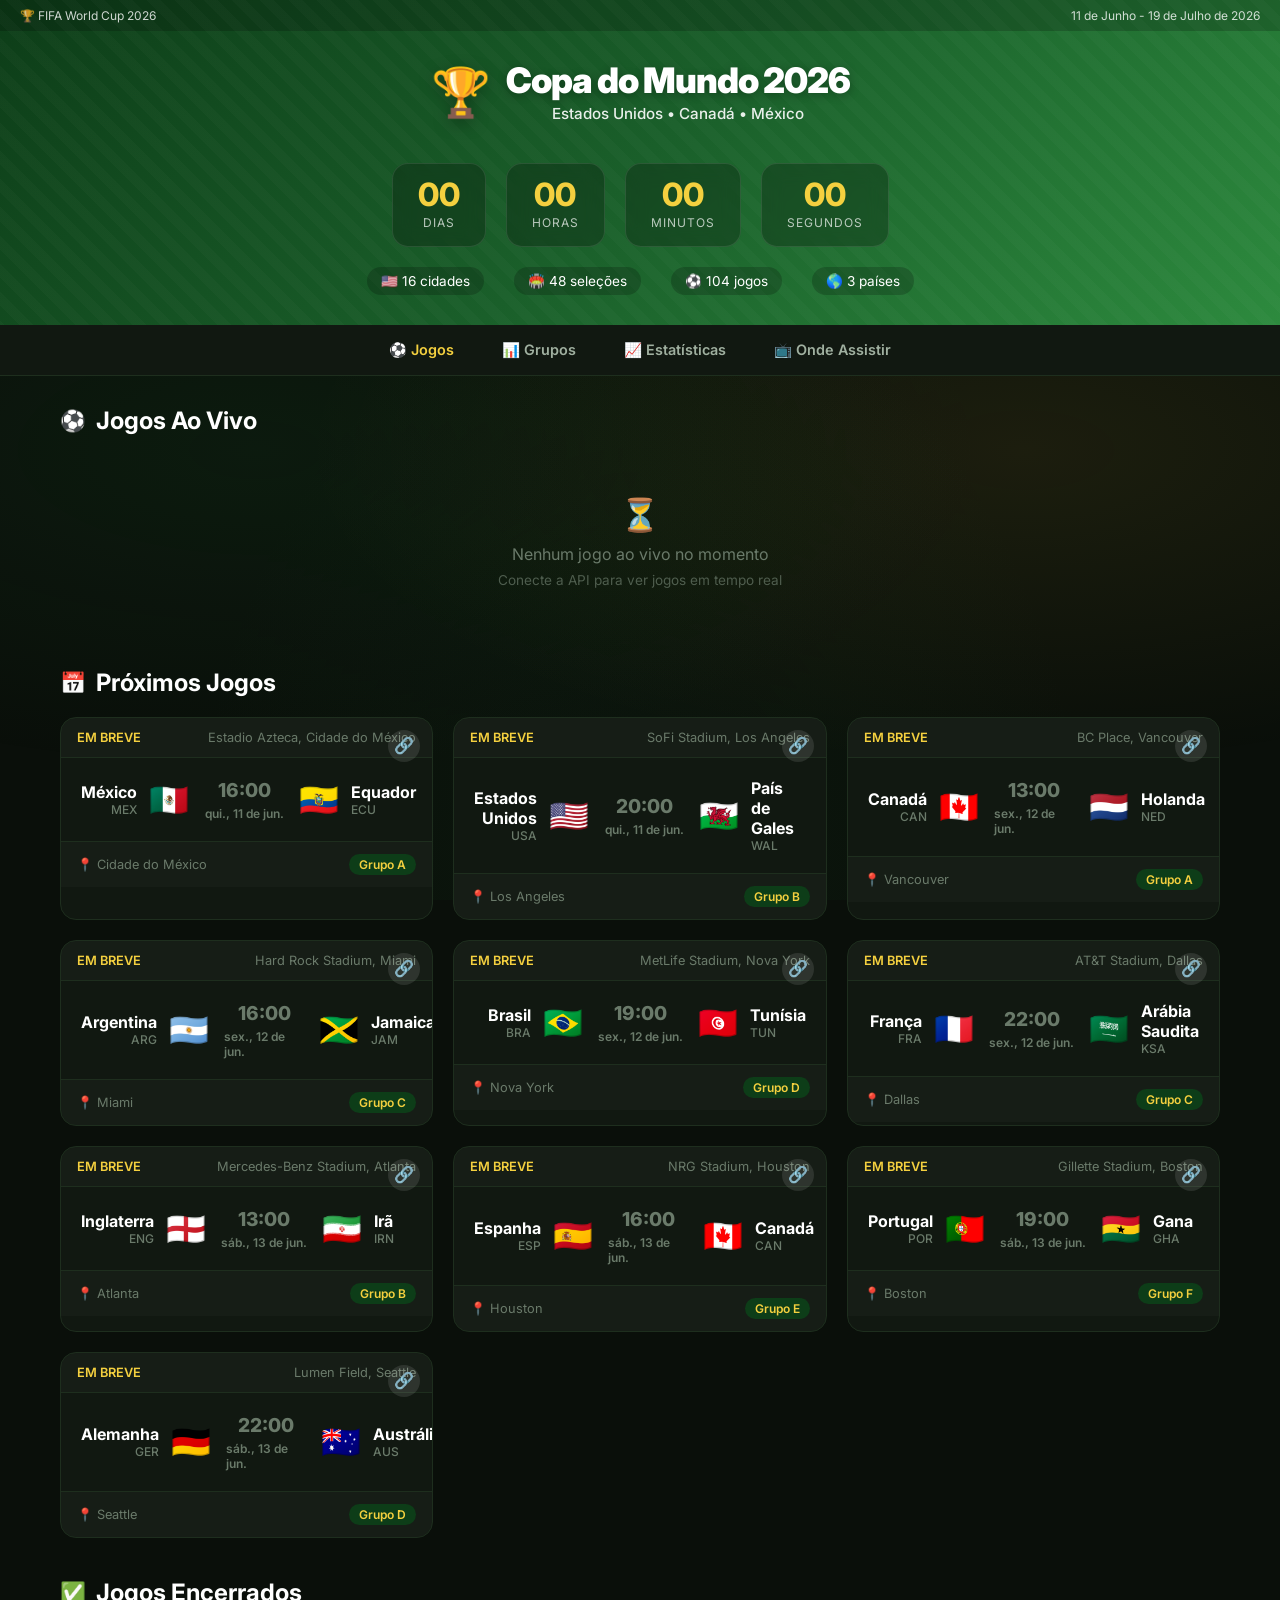
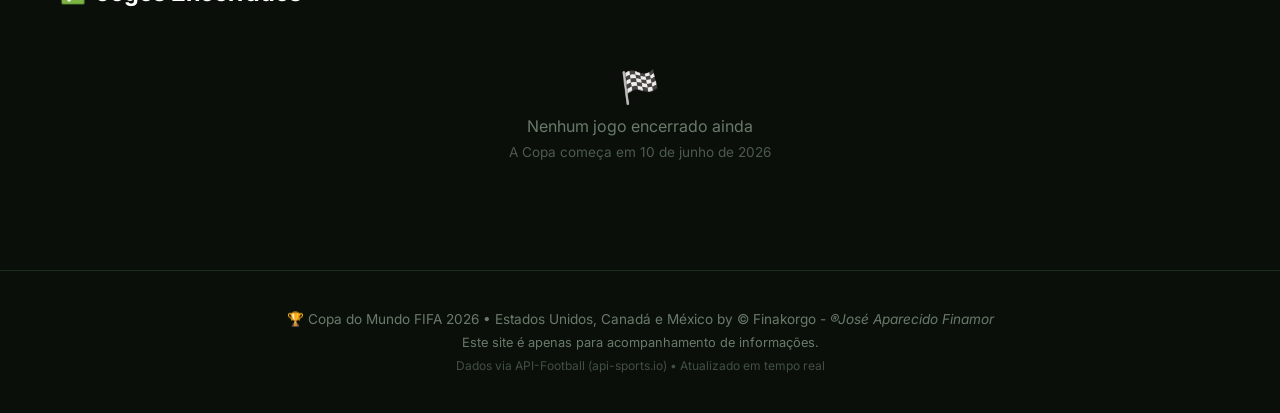
<file: index.html>
<!DOCTYPE html>
<html lang="pt-BR">
<head>
    <meta charset="UTF-8">
    <meta name="viewport" content="width=device-width, initial-scale=1.0">
    <title>🏆Copa do Mundo 2026 - Acompanhamento Ao Vivo</title>
    <meta name="description" content="Acompanhe a Copa do Mundo 2026 em tempo real. Placares, classificação, estatísticas e onde assistir.">
    <meta property="og:title" content="Copa do Mundo 2026 - Acompanhamento Ao Vivo">
    <meta property="og:description" content="Placares ao vivo, classificação e estatísticas da Copa 2026">
    <meta property="og:type" content="website">
    <link href="https://fonts.googleapis.com/css2?family=Inter:wght@300;400;500;600;700;800;900&display=swap" rel="stylesheet">
    <link href="css/custom.css" rel="stylesheet">
    <script type="application/ld+json">
   {
     "@context": "https://schema.org",
     "@type": "WebPage",
     "author": {
     "@type": "Person",
     "name": "José Aparecido Finamor"
    },
      "copyrightHolder": {
      "@type": "Finakorgo Co",
      "name": "copa"
    }
    }
    </script> 
    
<base target="_blank">
</head>
<body>
    <div class="bg-pattern"></div>
    <header>
        <div class="header-top">
            <span>🏆 FIFA World Cup 2026</span>
            <span>11 de Junho - 19 de Julho de 2026</span>
        </div>
        <div class="header-main">
            <div class="logo-section">
                <div class="world-cup-badge">
                    <span class="trophy-icon">🏆</span>
                    <div class="title-group">
                        <h1>Copa do Mundo 2026</h1>
                        <div class="subtitle">Estados Unidos • Canadá • México</div>
                    </div>
                </div>
            </div>
            <div class="countdown-section" id="countdown">
                <div class="countdown-item"><span class="number" id="days">10</span><span class="label">Dias</span></div>
                <div class="countdown-item"><span class="number" id="hours">00</span><span class="label">Horas</span></div>
                <div class="countdown-item"><span class="number" id="minutes">00</span><span class="label">Minutos</span></div>
                <div class="countdown-item"><span class="number" id="seconds">00</span><span class="label">Segundos</span></div>
            </div>
            <div class="host-info">
                <span>🇺🇸 16 cidades</span><span>🏟️ 48 seleções</span><span>⚽ 104 jogos</span><span>🌎 3 países</span>
            </div>
        </div>
    </header>
    <nav class="nav-tabs">
        <button class="nav-tab active" onclick="showTab('jogos')">⚽ Jogos</button>
        <button class="nav-tab" onclick="showTab('grupos')">📊 Grupos</button>
        <button class="nav-tab" onclick="showTab('estatisticas')">📈 Estatísticas</button>
        <button class="nav-tab" onclick="showTab('onde-assistir')">📺 Onde Assistir</button>
    </nav>

    <main>
        <div id="jogos" class="tab-content active">
            <h2 class="section-title"><span class="icon">⚽</span> Jogos Ao Vivo</h2>
            <div class="matches-grid" id="matches-live">
                <p>📺 Para assistir aos jogos da Copa do Mundo FIFA 2026 ao vivo, faça gratuitamente seu cadastro na plataforma DAZN.
                   Após criar sua conta, você poderá acessar as transmissões disponibilizadas para sua região. </p>
                <a href="https://www.dazn.com" class="btn-dazn-live">
                🚀 Acessar DAZN
                </a>
            </div>
            <h2 class="section-title"><span class="icon">📅</span> Próximos Jogos</h2>
            <div class="matches-grid" id="matches-upcoming"></div>
            <h2 class="section-title"><span class="icon">✅</span> Jogos Encerrados</h2>
            <div class="matches-grid" id="matches-finished"></div>
        </div>
        <div id="grupos" class="tab-content">
            <h2 class="section-title"><span class="icon">📊</span> Classificação dos Grupos</h2>
            <div class="groups-grid" id="groups-container"></div>
        </div>
        <div id="estatisticas" class="tab-content">
            <h2 class="section-title"><span class="icon">📈</span> Estatísticas da Copa</h2>
            <div class="stats-grid" id="stats-container"></div>
        </div>
        <div id="onde-assistir" class="tab-content">
            <div class="broadcast-section">
                <div class="broadcast-title">📺 Onde Assistir a Copa 2026</div>
                <div class="broadcast-subtitle">Transmissões oficiais e licenciadas da FIFA World Cup 2026</div>
                <div class="broadcast-channels">
                    <div class="channel-badge"><span style="font-size:1.5rem">🇧🇷</span><div><div style="font-weight:700">Brasil</div><div style="font-size:0.8rem;opacity:0.7">Globo, Cazé TV, Sportv</div></div></div>
                    <div class="channel-badge"><span style="font-size:1.5rem">🇺🇸</span><div><div style="font-weight:700">Estados Unidos</div><div style="font-size:0.8rem;opacity:0.7">Fox Sports, Telemundo</div></div></div>
                    <div class="channel-badge"><span style="font-size:1.5rem">🇬🇧</span><div><div style="font-weight:700">Reino Unido</div><div style="font-size:0.8rem;opacity:0.7">BBC, ITV</div></div></div>
                    <div class="channel-badge"><span style="font-size:1.5rem">🇪🇸</span><div><div style="font-weight:700">Espanha</div><div style="font-size:0.8rem;opacity:0.7">RTVE, Mediapro</div></div></div>
                    <div class="channel-badge"><span style="font-size:1.5rem">🇩🇪</span><div><div style="font-weight:700">Alemanha</div><div style="font-size:0.8rem;opacity:0.7">ARD, ZDF, RTL</div></div></div>
                    <div class="channel-badge"><span style="font-size:1.5rem">🇫🇷</span><div><div style="font-weight:700">França</div><div style="font-size:0.8rem;opacity:0.7">TF1, beIN Sports</div></div></div>
                    <div class="channel-badge"><span style="font-size:1.5rem">🇦🇷</span><div><div style="font-weight:700">Argentina</div><div style="font-size:0.8rem;opacity:0.7">TyC Sports, TV Pública</div></div></div>
                    <div class="channel-badge"><span style="font-size:1.5rem">🇲🇽</span><div><div style="font-weight:700">México</div><div style="font-size:0.8rem;opacity:0.7">Televisa, TV Azteca</div></div></div>
                </div>
            </div>
            <div style="background: var(--bg-card); border: 1px solid var(--border); border-radius: 16px; padding: 24px; margin-bottom: 20px;">
                <h3 style="margin-bottom: 15px; color: var(--accent);">ℹ️ Informações Importantes</h3>
                <ul style="list-style: none; padding: 0; line-height: 2;">
                    <li>✅ <strong>Transmissões oficiais</strong> possuem os direitos exclusivos da FIFA</li>
                    <li>✅ <strong>Streaming gratuito</strong> disponível em alguns países via emissoras públicas</li>
                    <li>✅ <strong>FIFA+</strong> pode oferecer conteúdo complementar em algumas regiões</li>
                    <li>⚠️ <strong>Evite sites piratas</strong> - além de ilegal, pode conter malware</li>
                    <li>💡 <strong>VPN</strong> pode permitir acesso a transmissões gratuitas de outros países</li>
                </ul>
            </div>
        </div>
    </main>

    <div class="modal-overlay" id="share-modal">
        <div class="share-modal">
            <h3>🔗 Compartilhar Resultado</h3>
            <div class="match-preview" id="share-match-preview"></div>
            <div class="share-buttons">
                <a href="#" class="share-btn-social twitter" id="share-twitter" target="_blank"><span>🐦</span> Twitter/X</a>
                <a href="#" class="share-btn-social whatsapp" id="share-whatsapp" target="_blank"><span>💬</span> WhatsApp</a>
                <a href="#" class="share-btn-social facebook" id="share-facebook" target="_blank"><span>📘</span> Facebook</a>
                <a href="#" class="share-btn-social telegram" id="share-telegram" target="_blank"><span>✈️</span> Telegram</a>
                <button class="share-btn-social copy" onclick="copyToClipboard()"><span>📋</span> Copiar Link</button>
                <button class="share-btn-social copy" onclick="copyTextResult()"><span>📝</span> Copiar Texto</button>
            </div>
            <div class="copy-feedback" id="copy-feedback">✅ Copiado para a área de transferência!</div>
            <button class="close-btn" onclick="closeShareModal()">Fechar</button>
        </div>
    </div>

    <div class="toast" id="toast"></div>

    <footer>
        <p>🏆 Copa do Mundo FIFA 2026 • Estados Unidos, Canadá e México by &copy; Finakorgo -<em> &reg;José Aparecido Finamor</em></p>
        <p style="margin-top: 8px; font-size: 0.8rem;">Este site é apenas para acompanhamento de informações.</p>
        <p style="margin-top: 8px; font-size: 0.75rem; opacity: 0.6;">Dados via API-Football (api-sports.io) • Atualizado em tempo real</p>
    </footer>
    <script src="app/index.js"></script>
</file>
<file: css/custom.css>
/* Custom css ==^.^== created by José Aparecido Finamor - 01/06/2026*/
        * { margin: 0; padding: 0; box-sizing: border-box; }
        :root {
            --primary: #1a5f2a; --primary-light: #2d8a3e; --primary-dark: #0d3d18;
            --accent: #f4d03f; --accent-dark: #d4ac0d; --bg-dark: #0a0f0a;
            --bg-card: #111811; --bg-card-hover: #1a221a; --text-primary: #ffffff;
            --text-secondary: #a0b0a0; --text-muted: #6a7a6a; --border: #1e2e1e;
            --live: #e74c3c; --live-pulse: rgba(231,76,60,0.3); --success: #2ecc71;
        }
        body { font-family: 'Inter', sans-serif; background: var(--bg-dark); color: var(--text-primary); min-height: 100vh; overflow-x: hidden; }
        .bg-pattern { position: fixed; top: 0; left: 0; width: 100%; height: 100%; background: radial-gradient(ellipse at 20% 50%, rgba(26,95,42,0.15) 0%, transparent 50%), radial-gradient(ellipse at 80% 50%, rgba(244,208,63,0.08) 0%, transparent 50%), radial-gradient(ellipse at 50% 100%, rgba(26,95,42,0.1) 0%, transparent 50%); pointer-events: none; z-index: 0; }
        header { position: relative; z-index: 10; background: linear-gradient(135deg, var(--primary-dark) 0%, var(--primary) 50%, var(--primary-light) 100%); padding: 0; overflow: hidden; }
        .header-top { background: rgba(0,0,0,0.2); padding: 8px 20px; display: flex; justify-content: space-between; align-items: center; font-size: 12px; color: rgba(255,255,255,0.8); }
        .header-main { padding: 30px 20px; text-align: center; position: relative; }
        .header-main::before { content: ''; position: absolute; top: -50%; left: -50%; width: 200%; height: 200%; background: repeating-linear-gradient(45deg, transparent, transparent 10px, rgba(255,255,255,0.02) 10px, rgba(255,255,255,0.02) 20px); animation: slide 20s linear infinite; }
        @keyframes slide { 0% { transform: translate(0,0); } 100% { transform: translate(50px,50px); } }
        .logo-section { position: relative; z-index: 2; }
        .world-cup-badge { display: inline-flex; align-items: center; gap: 15px; margin-bottom: 15px; }
        .trophy-icon { font-size: 48px; filter: drop-shadow(0 4px 8px rgba(0,0,0,0.3)); }
        .title-group h1 { font-size: 2.2rem; font-weight: 900; letter-spacing: -1px; text-shadow: 0 2px 10px rgba(0,0,0,0.3); line-height: 1.1; }
        .title-group .subtitle { font-size: 0.95rem; font-weight: 500; opacity: 0.9; margin-top: 4px; }
        .countdown-section { position: relative; z-index: 2; margin-top: 25px; display: flex; justify-content: center; gap: 20px; flex-wrap: wrap; }
        .countdown-item { background: rgba(0,0,0,0.25); backdrop-filter: blur(10px); border: 1px solid rgba(255,255,255,0.1); border-radius: 16px; padding: 15px 25px; min-width: 80px; text-align: center; }
        .countdown-item .number { font-size: 2rem; font-weight: 800; color: var(--accent); display: block; line-height: 1; }
        .countdown-item .label { font-size: 0.75rem; text-transform: uppercase; letter-spacing: 1px; opacity: 0.7; margin-top: 5px; }
        .host-info { position: relative; z-index: 2; margin-top: 20px; display: flex; justify-content: center; gap: 30px; flex-wrap: wrap; font-size: 0.85rem; }
        .host-info span { display: flex; align-items: center; gap: 6px; background: rgba(0,0,0,0.2); padding: 6px 14px; border-radius: 20px; }
        .api-status-bar { position: relative; z-index: 10; background: var(--bg-card); border-bottom: 1px solid var(--border); padding: 10px 20px; display: flex; justify-content: center; align-items: center; gap: 20px; flex-wrap: wrap; font-size: 0.85rem; }
        .api-status-bar .status-indicator { display: flex; align-items: center; gap: 8px; }
        .api-status-bar .status-dot { width: 8px; height: 8px; border-radius: 50%; background: var(--text-muted); transition: all 0.3s ease; }
        .api-status-bar .status-dot.connected { background: var(--success); animation: pulse 2s infinite; }
        .api-status-bar .status-dot.error { background: var(--live); }
        .api-status-bar .api-key-input { background: rgba(255,255,255,0.05); border: 1px solid var(--border); border-radius: 8px; padding: 6px 12px; color: var(--text-primary); font-family: inherit; font-size: 0.85rem; width: 200px; outline: none; }
        .api-status-bar .api-key-input::placeholder { color: var(--text-muted); }
        .api-status-bar .btn-connect { background: var(--primary); border: none; border-radius: 8px; padding: 6px 16px; color: white; font-family: inherit; font-weight: 600; font-size: 0.85rem; cursor: pointer; transition: all 0.3s ease; }
        .api-status-bar .btn-connect:hover { background: var(--primary-light); }
        .api-status-bar .last-update { color: var(--text-muted); font-size: 0.8rem; }
        .nav-tabs { position: relative; z-index: 10; display: flex; justify-content: center; gap: 0; background: var(--bg-card); border-bottom: 1px solid var(--border); padding: 0 20px; overflow-x: auto; -webkit-overflow-scrolling: touch; }
        .nav-tab { padding: 16px 24px; cursor: pointer; font-weight: 600; font-size: 0.9rem; color: var(--text-secondary); border-bottom: 3px solid transparent; transition: all 0.3s ease; white-space: nowrap; background: none; border: none; font-family: inherit; }
        .nav-tab:hover { color: var(--text-primary); background: rgba(255,255,255,0.03); }
        .nav-tab.active { color: var(--accent); border-bottom-color: var(--accent); }
        main { position: relative; z-index: 5; max-width: 1200px; margin: 0 auto; padding: 30px 20px; }
        .section-title { font-size: 1.5rem; font-weight: 700; margin-bottom: 20px; display: flex; align-items: center; gap: 10px; }
        .section-title .icon { font-size: 1.3rem; }
        .matches-grid { display: grid; grid-template-columns: repeat(auto-fill, minmax(350px, 1fr)); gap: 20px; margin-bottom: 40px; }
        .match-card { background: var(--bg-card); border: 1px solid var(--border); border-radius: 16px; overflow: hidden; transition: all 0.3s ease; position: relative; }
        .match-card:hover { transform: translateY(-3px); border-color: var(--primary-light); box-shadow: 0 10px 40px rgba(26,95,42,0.15); }
        .match-card .share-btn { position: absolute; top: 12px; right: 12px; background: rgba(255,255,255,0.1); border: none; border-radius: 50%; width: 32px; height: 32px; display: flex; align-items: center; justify-content: center; cursor: pointer; color: var(--text-secondary); font-size: 1rem; transition: all 0.3s ease; z-index: 5; }
        .match-card .share-btn:hover { background: var(--primary); color: white; transform: scale(1.1); }
        .match-header { padding: 12px 16px; background: rgba(255,255,255,0.02); border-bottom: 1px solid var(--border); display: flex; justify-content: space-between; align-items: center; font-size: 0.8rem; }
        .match-status { display: flex; align-items: center; gap: 6px; font-weight: 600; }
        .status-live { color: var(--live); }
        .status-live .pulse { width: 8px; height: 8px; background: var(--live); border-radius: 50%; animation: pulse 2s infinite; }
        .btn-dazn-live {
              display: inline-block;
              background: #00b341;
              color: white;
              padding: 14px 28px;
              border-radius: 10px;
             text-decoration: none;
             font-weight: 700;
             transition: all .3s ease;
            }

        .btn-dazn-live:hover {
             transform: translateY(-2px);
             opacity: .9;
        }
        @keyframes pulse { 0%,100% { opacity: 1; transform: scale(1); box-shadow: 0 0 0 0 var(--live-pulse); } 50% { opacity: 0.7; transform: scale(1.1); box-shadow: 0 0 0 8px transparent; } }
        .status-finished { color: var(--text-muted); }
        .status-upcoming { color: var(--accent); }
        .match-time { color: var(--text-muted); }
        .match-body { padding: 20px; }
        .teams-row { display: flex; align-items: center; justify-content: space-between; gap: 15px; }
        .team { display: flex; align-items: center; gap: 12px; flex: 1; }
        .team.home { justify-content: flex-end; text-align: right; }
        .team.away { justify-content: flex-start; text-align: left; }
        .team-info { display: flex; flex-direction: column; }
        .team-name { font-weight: 700; font-size: 1rem; }
        .team-code { font-size: 0.75rem; color: var(--text-muted); font-weight: 500; }
        .score-section { display: flex; flex-direction: column; align-items: center; min-width: 80px; }
        .score-display { display: flex; align-items: center; gap: 8px; font-size: 1.8rem; font-weight: 800; }
        .score-divider { color: var(--text-muted); font-weight: 400; }
        .match-minute { font-size: 0.75rem; color: var(--live); font-weight: 600; margin-top: 4px; }
        .match-footer { padding: 12px 16px; background: rgba(255,255,255,0.02); border-top: 1px solid var(--border); display: flex; justify-content: space-between; align-items: center; font-size: 0.8rem; color: var(--text-muted); }
        .match-venue { display: flex; align-items: center; gap: 5px; }
        .match-group { background: var(--primary-dark); padding: 3px 10px; border-radius: 12px; font-size: 0.75rem; font-weight: 600; color: var(--accent); }
        .modal-overlay { position: fixed; top: 0; left: 0; width: 100%; height: 100%; background: rgba(0,0,0,0.7); backdrop-filter: blur(5px); z-index: 1000; display: none; align-items: center; justify-content: center; opacity: 0; transition: opacity 0.3s ease; }
        .modal-overlay.active { display: flex; opacity: 1; }
        .share-modal { background: var(--bg-card); border: 1px solid var(--border); border-radius: 20px; padding: 30px; max-width: 450px; width: 90%; transform: scale(0.9); transition: transform 0.3s ease; }
        .modal-overlay.active .share-modal { transform: scale(1); }
        .share-modal h3 { font-size: 1.3rem; margin-bottom: 8px; text-align: center; }
        .share-modal .match-preview { background: rgba(255,255,255,0.03); border-radius: 12px; padding: 16px; margin: 20px 0; text-align: center; font-size: 1.1rem; font-weight: 600; }
        .share-buttons { display: grid; grid-template-columns: repeat(2, 1fr); gap: 12px; margin-bottom: 20px; }
        .share-btn-social { display: flex; align-items: center; justify-content: center; gap: 10px; padding: 14px 16px; border-radius: 12px; border: 1px solid var(--border); background: rgba(255,255,255,0.03); color: var(--text-primary); font-family: inherit; font-weight: 600; font-size: 0.9rem; cursor: pointer; transition: all 0.3s ease; text-decoration: none; }
        .share-btn-social:hover { background: rgba(255,255,255,0.08); transform: translateY(-2px); }
        .share-btn-social.twitter { border-color: #1da1f2; color: #1da1f2; } .share-btn-social.twitter:hover { background: rgba(29,161,242,0.1); }
        .share-btn-social.whatsapp { border-color: #25d366; color: #25d366; } .share-btn-social.whatsapp:hover { background: rgba(37,211,102,0.1); }
        .share-btn-social.facebook { border-color: #4267B2; color: #4267B2; } .share-btn-social.facebook:hover { background: rgba(66,103,178,0.1); }
        .share-btn-social.telegram { border-color: #0088cc; color: #0088cc; } .share-btn-social.telegram:hover { background: rgba(0,136,204,0.1); }
        .share-btn-social.copy { border-color: var(--accent); color: var(--accent); } .share-btn-social.copy:hover { background: rgba(244,208,63,0.1); }
        .share-modal .close-btn { width: 100%; padding: 12px; background: var(--border); border: none; border-radius: 10px; color: var(--text-secondary); font-family: inherit; font-weight: 600; cursor: pointer; transition: all 0.3s ease; }
        .share-modal .close-btn:hover { background: var(--primary-dark); color: var(--text-primary); }
        .copy-feedback { text-align: center; color: var(--success); font-size: 0.85rem; margin-top: 8px; opacity: 0; transition: opacity 0.3s ease; }
        .copy-feedback.show { opacity: 1; }
        .groups-grid { display: grid; grid-template-columns: repeat(auto-fill, minmax(300px, 1fr)); gap: 20px; margin-bottom: 40px; }
        .group-card { background: var(--bg-card); border: 1px solid var(--border); border-radius: 16px; overflow: hidden; }
        .group-header { padding: 16px 20px; background: linear-gradient(135deg, var(--primary-dark), var(--primary)); font-weight: 700; font-size: 1.1rem; display: flex; justify-content: space-between; align-items: center; }
        .group-table { width: 100%; border-collapse: collapse; }
        .group-table th { padding: 12px 8px; font-size: 0.75rem; font-weight: 600; color: var(--text-muted); text-transform: uppercase; letter-spacing: 0.5px; border-bottom: 1px solid var(--border); text-align: center; }
        .group-table th:first-child { text-align: left; padding-left: 16px; }
        .group-table td { padding: 12px 8px; font-size: 0.9rem; border-bottom: 1px solid rgba(255,255,255,0.03); text-align: center; }
        .group-table td:first-child { text-align: left; padding-left: 16px; display: flex; align-items: center; gap: 10px; }
        .group-table tr:hover { background: rgba(255,255,255,0.02); }
        .group-table .position { width: 24px; height: 24px; border-radius: 50%; display: flex; align-items: center; justify-content: center; font-size: 0.75rem; font-weight: 700; flex-shrink: 0; }
        .pos-1 { background: rgba(244,208,63,0.2); color: var(--accent); } .pos-2 { background: rgba(244,208,63,0.1); color: var(--accent); } .pos-3 { background: rgba(255,255,255,0.05); color: var(--text-secondary); } .pos-4 { background: rgba(255,255,255,0.05); color: var(--text-secondary); }
        .points { font-weight: 800; color: var(--accent); }
        .stats-grid { display: grid; grid-template-columns: repeat(auto-fill, minmax(250px, 1fr)); gap: 20px; margin-bottom: 40px; }
        .stat-card { background: var(--bg-card); border: 1px solid var(--border); border-radius: 16px; padding: 24px; transition: all 0.3s ease; }
        .stat-card:hover { border-color: var(--primary-light); }
        .stat-header { display: flex; justify-content: space-between; align-items: center; margin-bottom: 20px; }
        .stat-title { font-size: 0.85rem; font-weight: 600; color: var(--text-secondary); text-transform: uppercase; letter-spacing: 1px; }
        .stat-icon { font-size: 1.5rem; }
        .stat-list { display: flex; flex-direction: column; gap: 12px; }
        .stat-item { display: flex; align-items: center; gap: 12px; padding: 8px 0; border-bottom: 1px solid rgba(255,255,255,0.03); }
        .stat-item:last-child { border-bottom: none; }
        .stat-rank { width: 28px; height: 28px; border-radius: 50%; background: var(--primary-dark); display: flex; align-items: center; justify-content: center; font-size: 0.8rem; font-weight: 700; color: var(--accent); flex-shrink: 0; }
        .stat-player { flex: 1; }
        .stat-player-name { font-weight: 600; font-size: 0.95rem; }
        .stat-player-team { font-size: 0.75rem; color: var(--text-muted); }
        .stat-value { font-weight: 800; font-size: 1.1rem; color: var(--accent); }
        .broadcast-section { background: linear-gradient(135deg, var(--primary-dark), var(--primary)); border-radius: 16px; padding: 30px; margin-bottom: 40px; text-align: center; }
        .broadcast-title { font-size: 1.3rem; font-weight: 700; margin-bottom: 10px; }
        .broadcast-subtitle { font-size: 0.9rem; opacity: 0.8; margin-bottom: 25px; }
        .broadcast-channels { display: flex; justify-content: center; gap: 20px; flex-wrap: wrap; }
        .channel-badge { background: rgba(0,0,0,0.3); backdrop-filter: blur(10px); border: 1px solid rgba(255,255,255,0.1); border-radius: 12px; padding: 12px 24px; display: flex; align-items: center; gap: 10px; font-weight: 600; transition: all 0.3s ease; }
        .channel-badge:hover { background: rgba(0,0,0,0.4); transform: translateY(-2px); }
        footer { position: relative; z-index: 5; text-align: center; padding: 40px 20px; border-top: 1px solid var(--border); color: var(--text-muted); font-size: 0.85rem; }
        .tab-content { display: none; } .tab-content.active { display: block; animation: fadeIn 0.4s ease; }
        @keyframes fadeIn { from { opacity: 0; transform: translateY(10px); } to { opacity: 1; transform: translateY(0); } }
        .toast { position: fixed; bottom: 30px; left: 50%; transform: translateX(-50%) translateY(100px); background: var(--primary-dark); border: 1px solid var(--primary-light); border-radius: 12px; padding: 14px 24px; color: white; font-weight: 600; font-size: 0.9rem; z-index: 2000; opacity: 0; transition: all 0.4s ease; box-shadow: 0 10px 40px rgba(0,0,0,0.4); }
        .toast.show { transform: translateX(-50%) translateY(0); opacity: 1; }
        @media (max-width: 768px) { .title-group h1 { font-size: 1.5rem; } .countdown-item { padding: 10px 18px; min-width: 65px; } .countdown-item .number { font-size: 1.5rem; } .matches-grid, .groups-grid, .stats-grid { grid-template-columns: 1fr; } .nav-tab { padding: 12px 16px; font-size: 0.85rem; } .score-display { font-size: 1.4rem; } .share-buttons { grid-template-columns: 1fr; } .api-status-bar { flex-direction: column; gap: 10px; } }
        ::-webkit-scrollbar { width: 8px; height: 8px; } ::-webkit-scrollbar-track { background: var(--bg-dark); } ::-webkit-scrollbar-thumb { background: var(--primary); border-radius: 4px; } ::-webkit-scrollbar-thumb:hover { background: var(--primary-light); }
</file>
